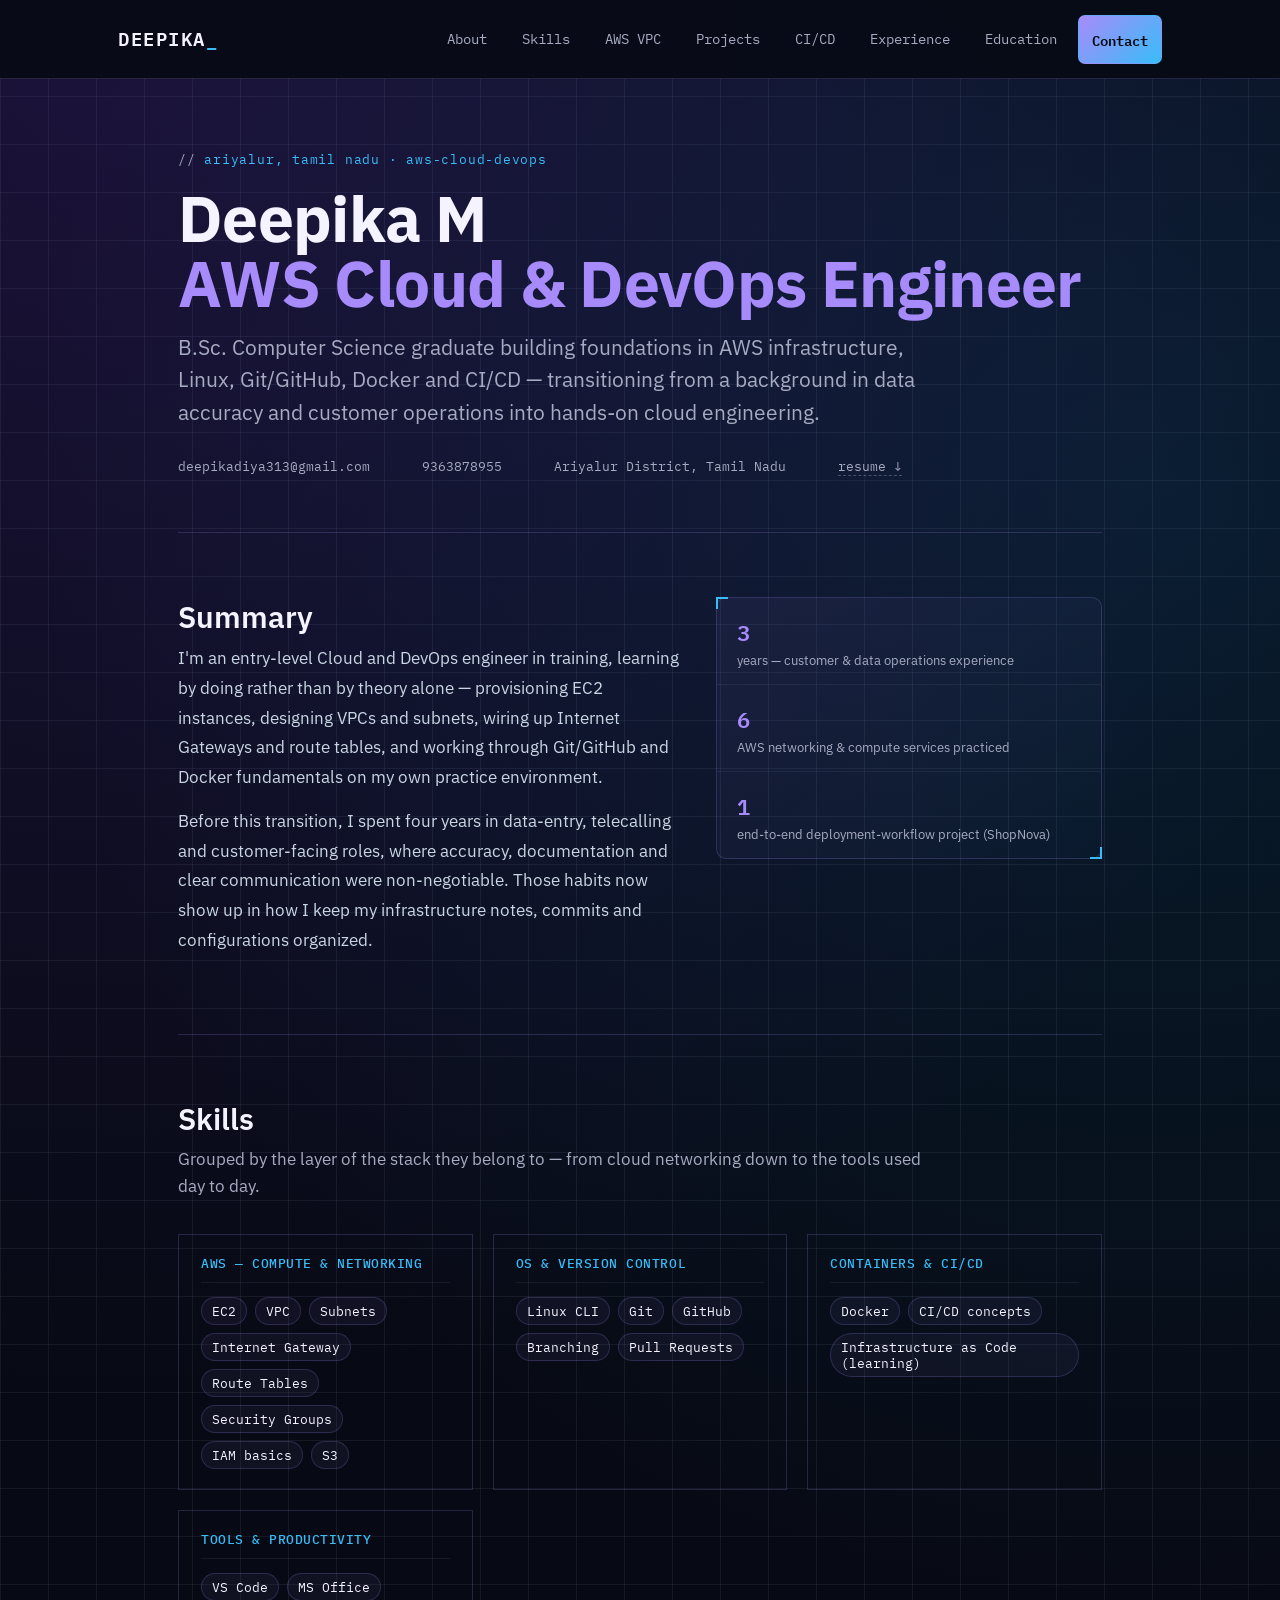
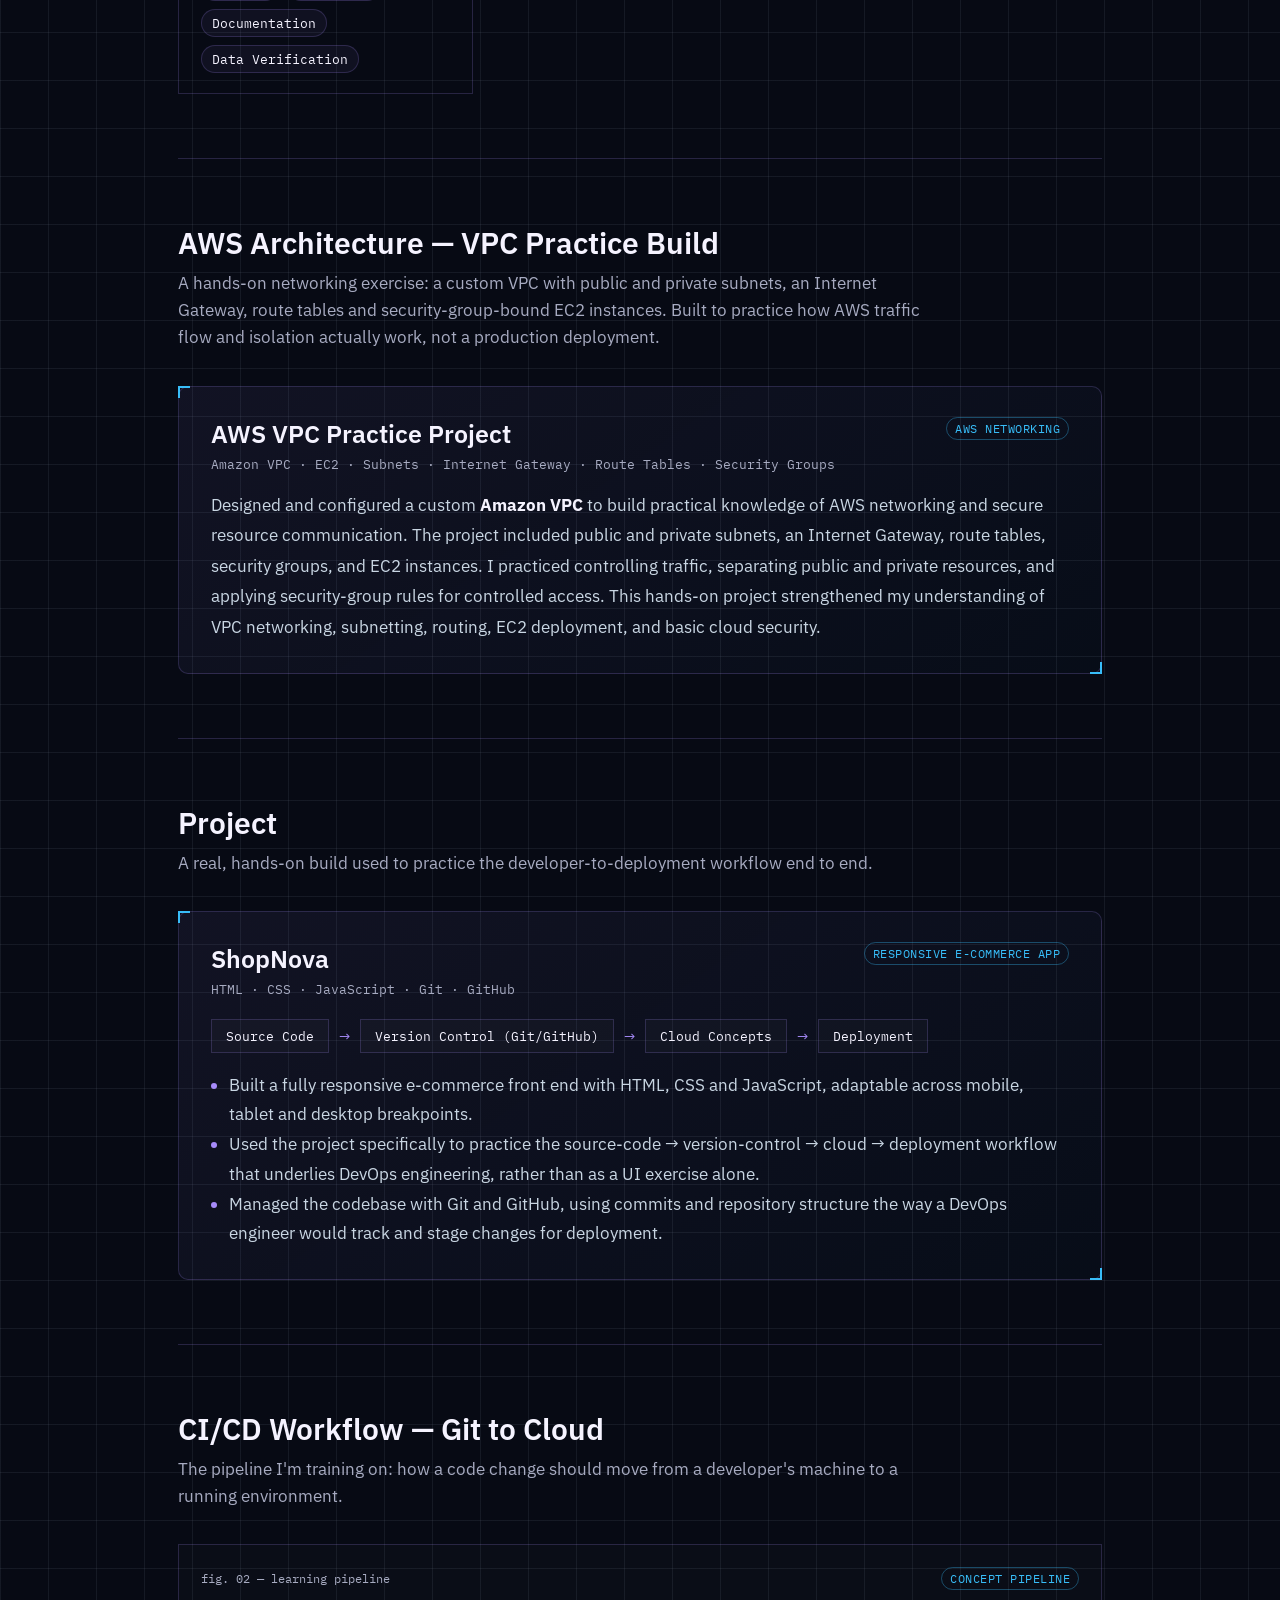
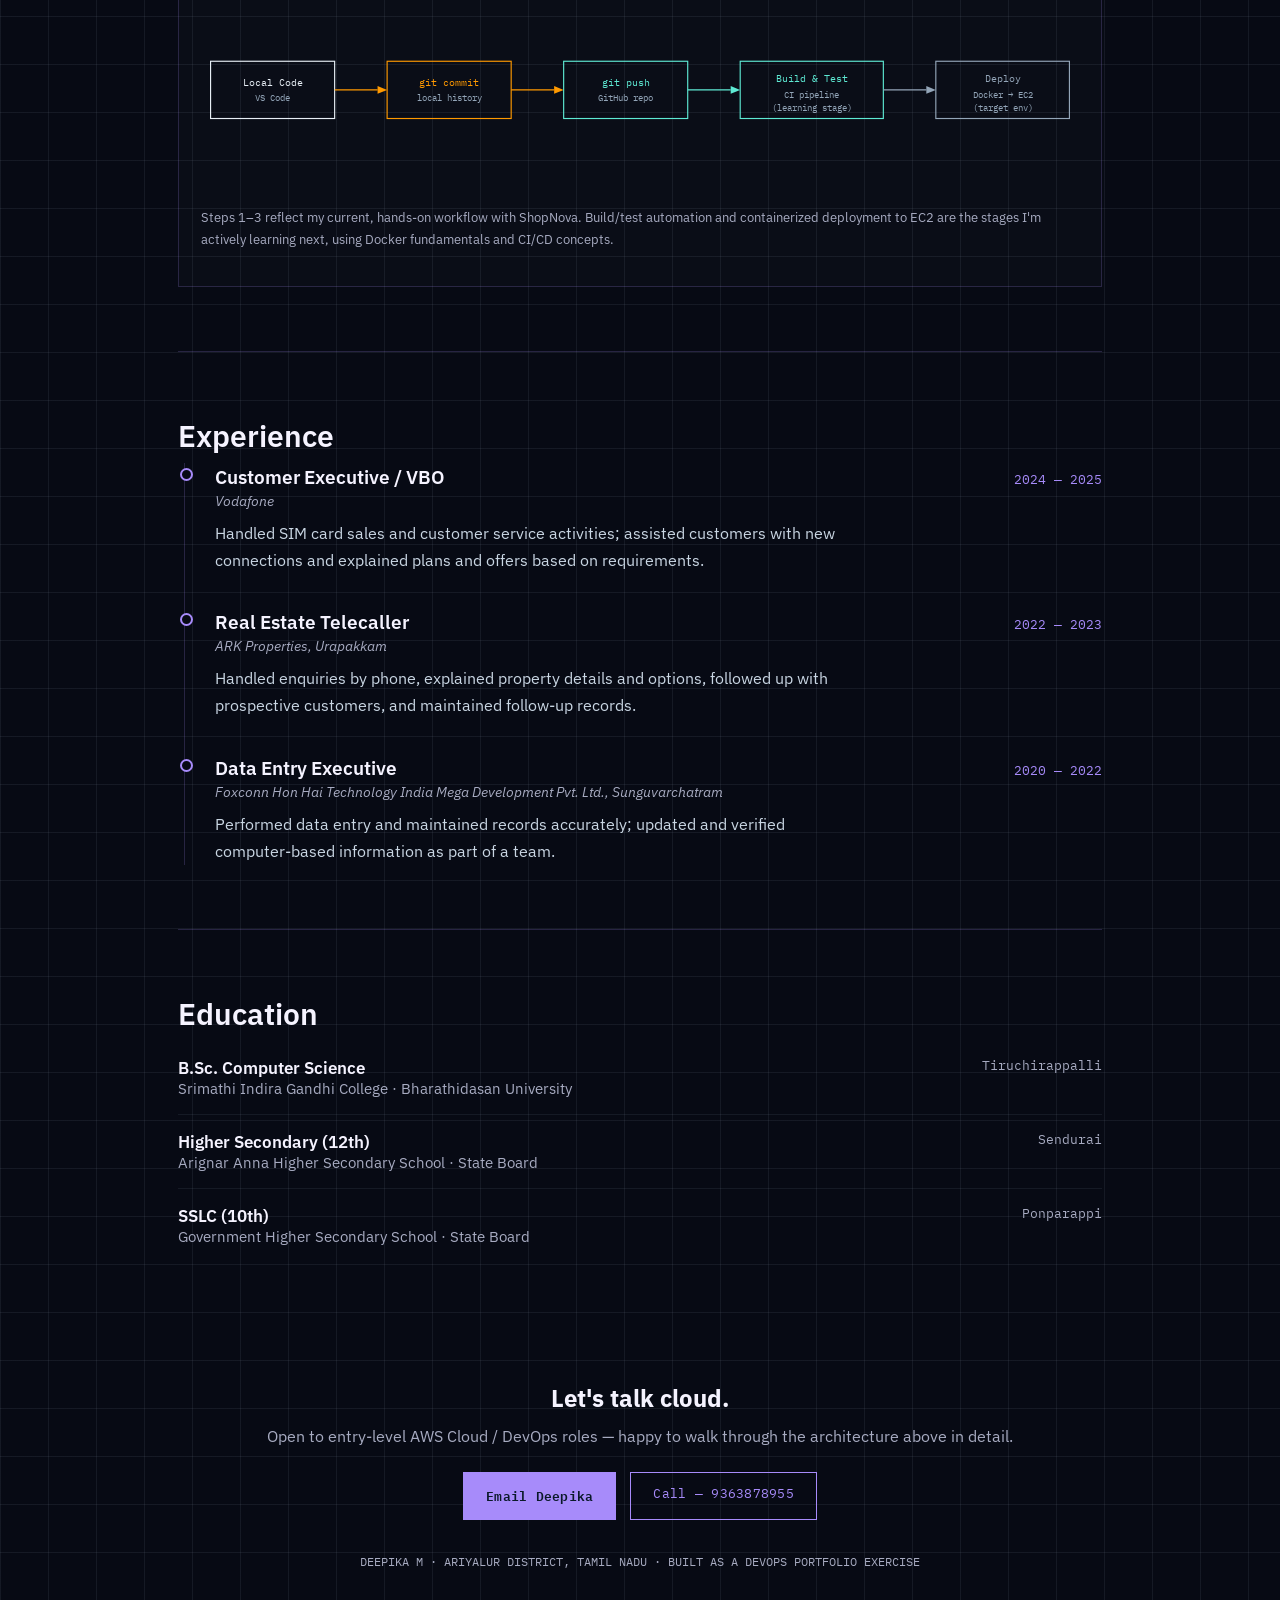
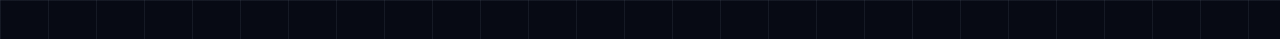
<file: index.html>
<!DOCTYPE html>
<html lang="en">
<head>
<meta charset="UTF-8">
<meta name="viewport" content="width=device-width, initial-scale=1.0">
<title>Deepika M — AWS Cloud &amp; DevOps Engineer</title>
<link rel="preconnect" href="https://fonts.googleapis.com">
<link href="https://fonts.googleapis.com/css2?family=IBM+Plex+Sans:wght@400;500;600;700&family=IBM+Plex+Mono:wght@400;500;600&display=swap" rel="stylesheet">
<style>
  :root{
    --bg:#0A1929;
    --panel:#0E2440;
    --panel-2:#112A4B;
    --line: rgba(148,163,184,0.16);
    --line-soft: rgba(148,163,184,0.09);
    --ink:#E7EEF5;
    --ink-dim:#93A5B8;
    --amber:#FF9900;
    --cyan:#5EEAD4;
    --radius: 3px;
  }
  *{box-sizing:border-box;}
  html{scroll-behavior:smooth;}
  body{
    margin:0;
    background:
      linear-gradient(var(--line-soft) 1px, transparent 1px) 0 0/48px 48px,
      linear-gradient(90deg, var(--line-soft) 1px, transparent 1px) 0 0/48px 48px,
      var(--bg);
    color:var(--ink);
    font-family:'IBM Plex Sans', sans-serif;
    -webkit-font-smoothing:antialiased;
  }
  a{color:inherit;}
  .wrap{max-width:980px;margin:0 auto;padding:0 28px;}
  .mono{font-family:'IBM Plex Mono', monospace;}
  .tag{
    font-family:'IBM Plex Mono', monospace;
    font-size:12px;
    letter-spacing:0.04em;
    color:var(--amber);
    border:1px solid rgba(255,153,0,0.35);
    padding:3px 8px;
    border-radius:2px;
    display:inline-block;
  }

  /* ---- corner-bracket panel, replaces card-with-shadow default ---- */
  .panel{
    position:relative;
    border:1px solid var(--line);
    background:linear-gradient(180deg, rgba(255,255,255,0.015), rgba(255,255,255,0));
    padding:26px 28px;
  }
  .panel::before,.panel::after{
    content:"";
    position:absolute; width:10px; height:10px;
    border-color:var(--cyan);
  }
  .panel::before{top:-1px;left:-1px;border-top:2px solid var(--cyan);border-left:2px solid var(--cyan);}
  .panel::after{bottom:-1px;right:-1px;border-bottom:2px solid var(--cyan);border-right:2px solid var(--cyan);}

  header.hero{padding:72px 0 56px;border-bottom:1px solid var(--line);}
  .kicker{
    font-family:'IBM Plex Mono', monospace;
    color:var(--cyan);
    font-size:13px;
    letter-spacing:0.06em;
    margin:0 0 18px;
  }
  .kicker::before{content:"// ";color:var(--ink-dim);}
  h1.name{
    font-size:clamp(38px,6vw,64px);
    line-height:1.02;
    margin:0 0 14px;
    font-weight:700;
    letter-spacing:-0.01em;
  }
  h1.name span{color:var(--amber);}
  .role{
    font-size:19px;
    color:var(--ink-dim);
    max-width:620px;
    line-height:1.55;
    margin:0 0 30px;
  }
  .hero-meta{
    display:flex; flex-wrap:wrap; gap:10px 26px;
    font-family:'IBM Plex Mono', monospace;
    font-size:13px;
    color:var(--ink-dim);
  }
  .hero-meta span, .hero-meta a{margin-right:26px;display:inline-block;}
  .hero-meta a{text-decoration:none;border-bottom:1px dashed rgba(148,163,184,0.4);}
  .hero-meta a:hover{color:var(--cyan);border-color:var(--cyan);}

  section{padding:64px 0;border-bottom:1px solid var(--line);}
  section:last-of-type{border-bottom:none;}
  h2.sec-title{
    font-size:26px;
    margin:0 0 8px;
    font-weight:600;
  }
  .sec-sub{color:var(--ink-dim);font-size:15px;margin:0 0 34px;max-width:640px;line-height:1.6;}

  .summary-grid{display:grid;grid-template-columns:1.3fr 1fr;gap:36px;align-items:start;}
  .summary-grid p{color:#C9D6E3;line-height:1.75;font-size:15.5px;margin:0 0 14px;}
  .stat-panel{padding:0;}
  .stat{padding:16px 20px;border-bottom:1px solid var(--line-soft);}
  .stat:last-child{border-bottom:none;}
  .stat .num{font-family:'IBM Plex Mono',monospace;color:var(--amber);font-size:22px;font-weight:600;}
  .stat .lbl{color:var(--ink-dim);font-size:12.5px;margin-top:2px;}

  /* skills */
  .skill-groups{display:grid;grid-template-columns:repeat(auto-fit,minmax(260px,1fr));gap:20px;}
  .skill-block{border:1px solid var(--line);padding:20px 22px;}
  .skill-block h3{
    margin:0 0 14px;font-size:13px;font-family:'IBM Plex Mono',monospace;
    color:var(--cyan);letter-spacing:0.04em;font-weight:500;
    border-bottom:1px solid var(--line-soft);padding-bottom:10px;
  }
  .chip-row{display:flex;flex-wrap:wrap;gap:8px;}
  .chip{
    font-family:'IBM Plex Mono',monospace;font-size:12.5px;
    color:var(--ink);background:rgba(255,255,255,0.03);
    border:1px solid var(--line);padding:5px 10px;border-radius:2px;
  }

  /* architecture diagram */
  .diagram-wrap{border:1px solid var(--line);padding:22px;background:rgba(255,255,255,0.012);overflow-x:auto;}
  .diagram-caption{display:flex;justify-content:space-between;align-items:baseline;margin-bottom:14px;flex-wrap:wrap;gap:8px;}
  .diagram-caption .cap-label{font-family:'IBM Plex Mono',monospace;font-size:12px;color:var(--ink-dim);}
  svg text{font-family:'IBM Plex Mono', monospace;}
  .note-list{margin-top:20px;display:grid;grid-template-columns:repeat(auto-fit,minmax(220px,1fr));gap:14px;}
  .note-list div{font-size:13.5px;color:var(--ink-dim);line-height:1.6;padding-left:14px;border-left:2px solid var(--line);}
  .note-list b{color:var(--ink);font-weight:600;}

  /* project */
  .project-panel{padding:30px 32px;}
  .project-head{display:flex;justify-content:space-between;align-items:flex-start;flex-wrap:wrap;gap:14px;margin-bottom:18px;}
  .project-head h3{margin:0;font-size:22px;font-weight:600;}
  .project-head .stack{color:var(--ink-dim);font-family:'IBM Plex Mono',monospace;font-size:12.5px;margin-top:6px;}
  .workflow-strip{display:flex;align-items:center;flex-wrap:wrap;gap:0;margin:22px 0 8px;}
  .wf-step{
    font-family:'IBM Plex Mono',monospace;font-size:12.5px;
    border:1px solid var(--line); padding:8px 14px;color:var(--ink);
    background:rgba(255,255,255,0.02);
  }
  .wf-arrow{color:var(--amber);padding:0 10px;font-size:14px;}
  .project-panel ul{margin:18px 0 0;padding-left:18px;color:#C9D6E3;font-size:14.5px;line-height:1.8;}
  .project-panel li::marker{color:var(--amber);}

  /* CI/CD */
  .pipeline-note{font-size:13px;color:var(--ink-dim);margin-top:16px;line-height:1.7;}

  /* experience timeline */
  .timeline{border-left:1px solid var(--line);margin-left:6px;}
  .t-item{position:relative;padding:2px 0 34px 30px;}
  .t-item:last-child{padding-bottom:0;}
  .t-item::before{
    content:"";position:absolute;left:-5px;top:5px;width:9px;height:9px;
    background:var(--bg);border:2px solid var(--amber);border-radius:50%;
  }
  .t-head{display:flex;justify-content:space-between;align-items:baseline;flex-wrap:wrap;gap:6px 16px;}
  .t-head h4{margin:0;font-size:17px;font-weight:600;}
  .t-head .t-date{font-family:'IBM Plex Mono',monospace;font-size:12.5px;color:var(--amber);}
  .t-company{color:var(--ink-dim);font-size:13.5px;margin:3px 0 10px;font-style:italic;}
  .t-item p.t-desc{color:#C9D6E3;font-size:14px;line-height:1.7;margin:0;max-width:640px;}

  /* education */
  .edu-row{display:grid;grid-template-columns:1fr auto;gap:6px 20px;padding:16px 0;border-bottom:1px solid var(--line-soft);}
  .edu-row:last-child{border-bottom:none;}
  .edu-row .q{font-weight:600;font-size:15px;}
  .edu-row .inst{color:var(--ink-dim);font-size:13.5px;grid-column:1;}
  .edu-row .loc{font-family:'IBM Plex Mono',monospace;font-size:12.5px;color:var(--ink-dim);align-self:start;justify-self:end;}

  footer{padding:56px 0 70px;text-align:center;}
  footer h2{font-size:24px;margin:0 0 12px;}
  footer p{color:var(--ink-dim);font-size:14.5px;margin:0 0 26px;}
  .cta-row{display:flex;justify-content:center;gap:14px;flex-wrap:wrap;}
  .btn{
    font-family:'IBM Plex Mono',monospace;font-size:13px;
    padding:12px 22px;border:1px solid var(--amber);color:var(--amber);
    text-decoration:none;letter-spacing:0.02em;
  }
  .btn.solid{background:var(--amber);color:#0A1929;font-weight:600;}
  .btn:hover{background:rgba(255,153,0,0.1);}
  .btn.solid:hover{background:#ffb020;}
  .foot-meta{margin-top:34px;color:var(--ink-dim);font-family:'IBM Plex Mono',monospace;font-size:11.5px;}

  @media(max-width:760px){
    .summary-grid{grid-template-columns:1fr;}
    header.hero{padding:52px 0 40px;}
    section{padding:48px 0;}
    .edu-row{grid-template-columns:1fr;}
    .edu-row .loc{justify-self:start;}
  }

/* Modern portfolio navbar + theme */
:root{--bg:#070A14;--panel:#10162A;--panel-2:#151D36;--line:rgba(167,139,250,.20);--line-soft:rgba(148,163,184,.10);--ink:#F5F3FF;--ink-dim:#A7ABC1;--amber:#A78BFA;--cyan:#38BDF8;}
body{background:radial-gradient(circle at 10% 0%,rgba(124,58,237,.18),transparent 28%),radial-gradient(circle at 90% 10%,rgba(14,165,233,.12),transparent 25%),linear-gradient(var(--line-soft) 1px,transparent 1px) 0 0/48px 48px,linear-gradient(90deg,var(--line-soft) 1px,transparent 1px) 0 0/48px 48px,var(--bg);}
.navbar{position:sticky;top:0;z-index:1000;background:rgba(7,10,20,.90);border-bottom:1px solid var(--line);backdrop-filter:blur(14px);}
.nav-inner{max-width:1100px;min-height:78px;margin:auto;padding:0 28px;display:flex;align-items:center;justify-content:space-between;gap:18px;}
.nav-brand{font-family:'IBM Plex Mono',monospace;font-size:19px;font-weight:600;letter-spacing:.08em;text-decoration:none}.nav-brand span{color:var(--cyan)}
.nav-links{display:flex;gap:4px;align-items:center;flex-wrap:wrap}.nav-links a{font-family:'IBM Plex Mono',monospace;font-size:14px;color:var(--ink-dim);text-decoration:none;padding:12px 13px;border:1px solid transparent;border-radius:7px}.nav-links a:hover{color:var(--ink);border-color:var(--line);background:rgba(167,139,250,.08)}.nav-links .nav-contact{background:linear-gradient(135deg,var(--amber),var(--cyan));color:#070A14;font-weight:600}.nav-toggle{display:none;background:transparent;color:var(--ink);border:1px solid var(--line);padding:7px 10px;border-radius:7px;font-size:18px}
.panel{background:linear-gradient(145deg,rgba(167,139,250,.07),rgba(56,189,248,.02));border-radius:10px}.tag{border-radius:999px;color:var(--cyan);border-color:rgba(56,189,248,.35)}.chip{border-radius:999px;background:rgba(167,139,250,.06)}section{scroll-margin-top:80px}
@media(max-width:760px){.nav-toggle{display:block}.nav-links{display:none;position:absolute;top:66px;left:0;right:0;background:rgba(7,10,20,.98);padding:12px 28px 18px;border-bottom:1px solid var(--line);flex-direction:column;align-items:stretch}.nav-links.open{display:flex}.nav-links a{padding:12px}.nav-inner{min-height:60px}}

/* Larger, more readable typography */
body{font-size:17px;}
.role{font-size:21px;max-width:760px;}
.summary-grid p{font-size:17px;}
.sec-sub{font-size:17px;max-width:760px;}
h2.sec-title{font-size:30px;}
.project-head h3{font-size:25px;}
.project-panel p{font-size:17px !important;}
.project-panel ul{font-size:16.5px;}
.t-head h4{font-size:19px;}
.t-item p.t-desc{font-size:16px;}
.edu-row .q{font-size:17px;}
.edu-row .inst{font-size:15px;}
footer p{font-size:16px;}
.nav-inner{max-width:1100px;min-height:78px;}
.nav-brand{font-size:19px;}
.nav-links{gap:7px;}
.nav-links a{font-size:14px;padding:12px 13px;}
@media(max-width:760px){.nav-inner{min-height:68px}.nav-links{top:68px}.nav-links a{font-size:15px;padding:13px}.role{font-size:19px}h2.sec-title{font-size:27px}}
</style>
</head>
<body id="top">
<nav class="navbar"><div class="nav-inner"><a class="nav-brand" href="#top">DEEPIKA<span>_</span></a><button class="nav-toggle" aria-label="Toggle navigation">☰</button><div class="nav-links"><a href="#summary">About</a><a href="#skills">Skills</a><a href="#architecture">AWS VPC</a><a href="#project">Projects</a><a href="#cicd">CI/CD</a><a href="#experience">Experience</a><a href="#education">Education</a><a class="nav-contact" href="#contact">Contact</a></div></div></nav>

<div class="wrap">
  <header class="hero">
    <p class="kicker">ariyalur, tamil nadu · aws-cloud-devops</p>
    <h1 class="name">Deepika M<br><span>AWS Cloud &amp; DevOps Engineer</span></h1>
    <p class="role">B.Sc. Computer Science graduate building foundations in AWS infrastructure, Linux, Git/GitHub, Docker and CI/CD — transitioning from a background in data accuracy and customer operations into hands-on cloud engineering.</p>
    <div class="hero-meta">
      <span>deepikadiya313@gmail.com</span>
      <span>9363878955</span>
      <span>Ariyalur District, Tamil Nadu</span>
      <a href="#contact">resume ↓</a>
    </div>
  </header>

  <section id="summary">
    <div class="summary-grid">
      <div>
        <h2 class="sec-title">Summary</h2>
        <p>I'm an entry-level Cloud and DevOps engineer in training, learning by doing rather than by theory alone — provisioning EC2 instances, designing VPCs and subnets, wiring up Internet Gateways and route tables, and working through Git/GitHub and Docker fundamentals on my own practice environment.</p>
        <p>Before this transition, I spent four years in data-entry, telecalling and customer-facing roles, where accuracy, documentation and clear communication were non-negotiable. Those habits now show up in how I keep my infrastructure notes, commits and configurations organized.</p>
      </div>
      <div class="panel stat-panel">
        <div class="stat"><div class="num">3</div><div class="lbl">years — customer &amp; data operations experience</div></div>
        <div class="stat"><div class="num">6</div><div class="lbl">AWS networking &amp; compute services practiced</div></div>
        <div class="stat"><div class="num">1</div><div class="lbl">end-to-end deployment-workflow project (ShopNova)</div></div>
      </div>
    </div>
  </section>

  <section id="skills">
    <h2 class="sec-title">Skills</h2>
    <p class="sec-sub">Grouped by the layer of the stack they belong to — from cloud networking down to the tools used day to day.</p>
    <div class="skill-groups">
      <div class="skill-block">
        <h3>AWS — COMPUTE &amp; NETWORKING</h3>
        <div class="chip-row">
          <span class="chip">EC2</span><span class="chip">VPC</span><span class="chip">Subnets</span>
          <span class="chip">Internet Gateway</span><span class="chip">Route Tables</span>
          <span class="chip">Security Groups</span><span class="chip">IAM basics</span><span class="chip">S3</span>
        </div>
      </div>
      <div class="skill-block">
        <h3>OS &amp; VERSION CONTROL</h3>
        <div class="chip-row">
          <span class="chip">Linux CLI</span><span class="chip">Git</span><span class="chip">GitHub</span>
          <span class="chip">Branching</span><span class="chip">Pull Requests</span>
        </div>
      </div>
      <div class="skill-block">
        <h3>CONTAINERS &amp; CI/CD</h3>
        <div class="chip-row">
          <span class="chip">Docker</span><span class="chip">CI/CD concepts</span>
          <span class="chip">Infrastructure as Code (learning)</span>
        </div>
      </div>
      <div class="skill-block">
        <h3>TOOLS &amp; PRODUCTIVITY</h3>
        <div class="chip-row">
          <span class="chip">VS Code</span><span class="chip">MS Office</span>
          <span class="chip">Documentation</span><span class="chip">Data Verification</span>
        </div>
      </div>
    </div>
  </section>

  <section id="architecture">
    <h2 class="sec-title">AWS Architecture — VPC Practice Build</h2>
    <p class="sec-sub">A hands-on networking exercise: a custom VPC with public and private subnets, an Internet Gateway, route tables and security-group-bound EC2 instances. Built to practice how AWS traffic flow and isolation actually work, not a production deployment.</p>
    <div class="panel project-panel">
      <div class="project-head">
        <div><h3>AWS VPC Practice Project</h3><div class="stack">Amazon VPC · EC2 · Subnets · Internet Gateway · Route Tables · Security Groups</div></div>
        <span class="tag">AWS NETWORKING</span>
      </div>
      <p style="color:#C9D6E3;line-height:1.8;font-size:15px;margin:0;">
        Designed and configured a custom <b style="color:var(--ink);">Amazon VPC</b> to build practical knowledge of AWS networking and secure resource communication. The project included public and private subnets, an Internet Gateway, route tables, security groups, and EC2 instances. I practiced controlling traffic, separating public and private resources, and applying security-group rules for controlled access. This hands-on project strengthened my understanding of VPC networking, subnetting, routing, EC2 deployment, and basic cloud security.
      </p>
    </div>
  </section>

  <section id="project">
    <h2 class="sec-title">Project</h2>
    <p class="sec-sub">A real, hands-on build used to practice the developer-to-deployment workflow end to end.</p>
    <div class="panel project-panel">
      <div class="project-head">
        <div>
          <h3>ShopNova</h3>
          <div class="stack">HTML · CSS · JavaScript · Git · GitHub</div>
        </div>
        <span class="tag">RESPONSIVE E-COMMERCE APP</span>
      </div>
      <div class="workflow-strip">
        <span class="wf-step">Source Code</span><span class="wf-arrow">→</span>
        <span class="wf-step">Version Control (Git/GitHub)</span><span class="wf-arrow">→</span>
        <span class="wf-step">Cloud Concepts</span><span class="wf-arrow">→</span>
        <span class="wf-step">Deployment</span>
      </div>
      <ul>
        <li>Built a fully responsive e-commerce front end with HTML, CSS and JavaScript, adaptable across mobile, tablet and desktop breakpoints.</li>
        <li>Used the project specifically to practice the source-code → version-control → cloud → deployment workflow that underlies DevOps engineering, rather than as a UI exercise alone.</li>
        <li>Managed the codebase with Git and GitHub, using commits and repository structure the way a DevOps engineer would track and stage changes for deployment.</li>
      </ul>
    </div>
  </section>

  <section id="cicd">
    <h2 class="sec-title">CI/CD Workflow — Git to Cloud</h2>
    <p class="sec-sub">The pipeline I'm training on: how a code change should move from a developer's machine to a running environment.</p>
    <div class="diagram-wrap">
      <div class="diagram-caption">
        <span class="cap-label">fig. 02 — learning pipeline</span>
        <span class="tag">CONCEPT PIPELINE</span>
      </div>
      <svg viewBox="0 0 920 190" xmlns="http://www.w3.org/2000/svg" style="width:100%;height:auto;">
        <!-- nodes -->
        <!-- 1 -->
        <rect x="10" y="60" width="130" height="60" fill="none" stroke="#E7EEF5" stroke-width="1.2"/>
        <text x="75" y="86" fill="#E7EEF5" font-size="11" text-anchor="middle">Local Code</text>
        <text x="75" y="102" fill="#93A5B8" font-size="9" text-anchor="middle">VS Code</text>
        <line x1="140" y1="90" x2="185" y2="90" stroke="#FF9900" stroke-width="1.5"/>
        <polygon points="185,86 195,90 185,94" fill="#FF9900"/>

        <!-- 2 -->
        <rect x="195" y="60" width="130" height="60" fill="none" stroke="#FF9900" stroke-width="1.2"/>
        <text x="260" y="86" fill="#FF9900" font-size="11" text-anchor="middle">git commit</text>
        <text x="260" y="102" fill="#93A5B8" font-size="9" text-anchor="middle">local history</text>
        <line x1="325" y1="90" x2="370" y2="90" stroke="#FF9900" stroke-width="1.5"/>
        <polygon points="370,86 380,90 370,94" fill="#FF9900"/>

        <!-- 3 -->
        <rect x="380" y="60" width="130" height="60" fill="none" stroke="#5EEAD4" stroke-width="1.2"/>
        <text x="445" y="86" fill="#5EEAD4" font-size="11" text-anchor="middle">git push</text>
        <text x="445" y="102" fill="#93A5B8" font-size="9" text-anchor="middle">GitHub repo</text>
        <line x1="510" y1="90" x2="555" y2="90" stroke="#5EEAD4" stroke-width="1.5"/>
        <polygon points="555,86 565,90 555,94" fill="#5EEAD4"/>

        <!-- 4 -->
        <rect x="565" y="60" width="150" height="60" fill="none" stroke="#5EEAD4" stroke-width="1.2"/>
        <text x="640" y="82" fill="#5EEAD4" font-size="11" text-anchor="middle">Build &amp; Test</text>
        <text x="640" y="98" fill="#93A5B8" font-size="9" text-anchor="middle">CI pipeline</text>
        <text x="640" y="112" fill="#93A5B8" font-size="9" text-anchor="middle">(learning stage)</text>
        <line x1="715" y1="90" x2="760" y2="90" stroke="#93A5B8" stroke-width="1.5"/>
        <polygon points="760,86 770,90 760,94" fill="#93A5B8"/>

        <!-- 5 -->
        <rect x="770" y="60" width="140" height="60" fill="none" stroke="#93A5B8" stroke-width="1.2"/>
        <text x="840" y="82" fill="#93A5B8" font-size="11" text-anchor="middle">Deploy</text>
        <text x="840" y="98" fill="#93A5B8" font-size="9" text-anchor="middle">Docker → EC2</text>
        <text x="840" y="112" fill="#93A5B8" font-size="9" text-anchor="middle">(target env)</text>
      </svg>
      <p class="pipeline-note">Steps 1–3 reflect my current, hands-on workflow with ShopNova. Build/test automation and containerized deployment to EC2 are the stages I'm actively learning next, using Docker fundamentals and CI/CD concepts.</p>
    </div>
  </section>

  <section id="experience">
    <h2 class="sec-title">Experience</h2>
    <div class="timeline">
      <div class="t-item">
        <div class="t-head"><h4>Customer Executive / VBO</h4><span class="t-date">2024 — 2025</span></div>
        <div class="t-company">Vodafone</div>
        <p class="t-desc">Handled SIM card sales and customer service activities; assisted customers with new connections and explained plans and offers based on requirements.</p>
      </div>
      <div class="t-item">
        <div class="t-head"><h4>Real Estate Telecaller</h4><span class="t-date">2022 — 2023</span></div>
        <div class="t-company">ARK Properties, Urapakkam</div>
        <p class="t-desc">Handled enquiries by phone, explained property details and options, followed up with prospective customers, and maintained follow-up records.</p>
      </div>
      <div class="t-item">
        <div class="t-head"><h4>Data Entry Executive</h4><span class="t-date">2020 — 2022</span></div>
        <div class="t-company">Foxconn Hon Hai Technology India Mega Development Pvt. Ltd., Sunguvarchatram</div>
        <p class="t-desc">Performed data entry and maintained records accurately; updated and verified computer-based information as part of a team.</p>
      </div>
    </div>
  </section>

  <section id="education">
    <h2 class="sec-title">Education</h2>
    <div class="edu-row">
      <div><div class="q">B.Sc. Computer Science</div><div class="inst">Srimathi Indira Gandhi College · Bharathidasan University</div></div>
      <div class="loc">Tiruchirappalli</div>
    </div>
    <div class="edu-row">
      <div><div class="q">Higher Secondary (12th)</div><div class="inst">Arignar Anna Higher Secondary School · State Board</div></div>
      <div class="loc">Sendurai</div>
    </div>
    <div class="edu-row">
      <div><div class="q">SSLC (10th)</div><div class="inst">Government Higher Secondary School · State Board</div></div>
      <div class="loc">Ponparappi</div>
    </div>
  </section>

  <footer id="contact">
    <h2>Let's talk cloud.</h2>
    <p>Open to entry-level AWS Cloud / DevOps roles — happy to walk through the architecture above in detail.</p>
    <div class="cta-row">
      <a class="btn solid" href="mailto:deepikadiya313@gmail.com">Email Deepika</a>
      <a class="btn" href="tel:9363878955">Call — 9363878955</a>
    </div>
    <div class="foot-meta">DEEPIKA M · ARIYALUR DISTRICT, TAMIL NADU · BUILT AS A DEVOPS PORTFOLIO EXERCISE</div>
  </footer>
</div>

<script>
const toggle=document.querySelector('.nav-toggle'), links=document.querySelector('.nav-links');
toggle.addEventListener('click',()=>links.classList.toggle('open'));
links.querySelectorAll('a').forEach(a=>a.addEventListener('click',()=>links.classList.remove('open')));
</script></body>
</html>
</file>
